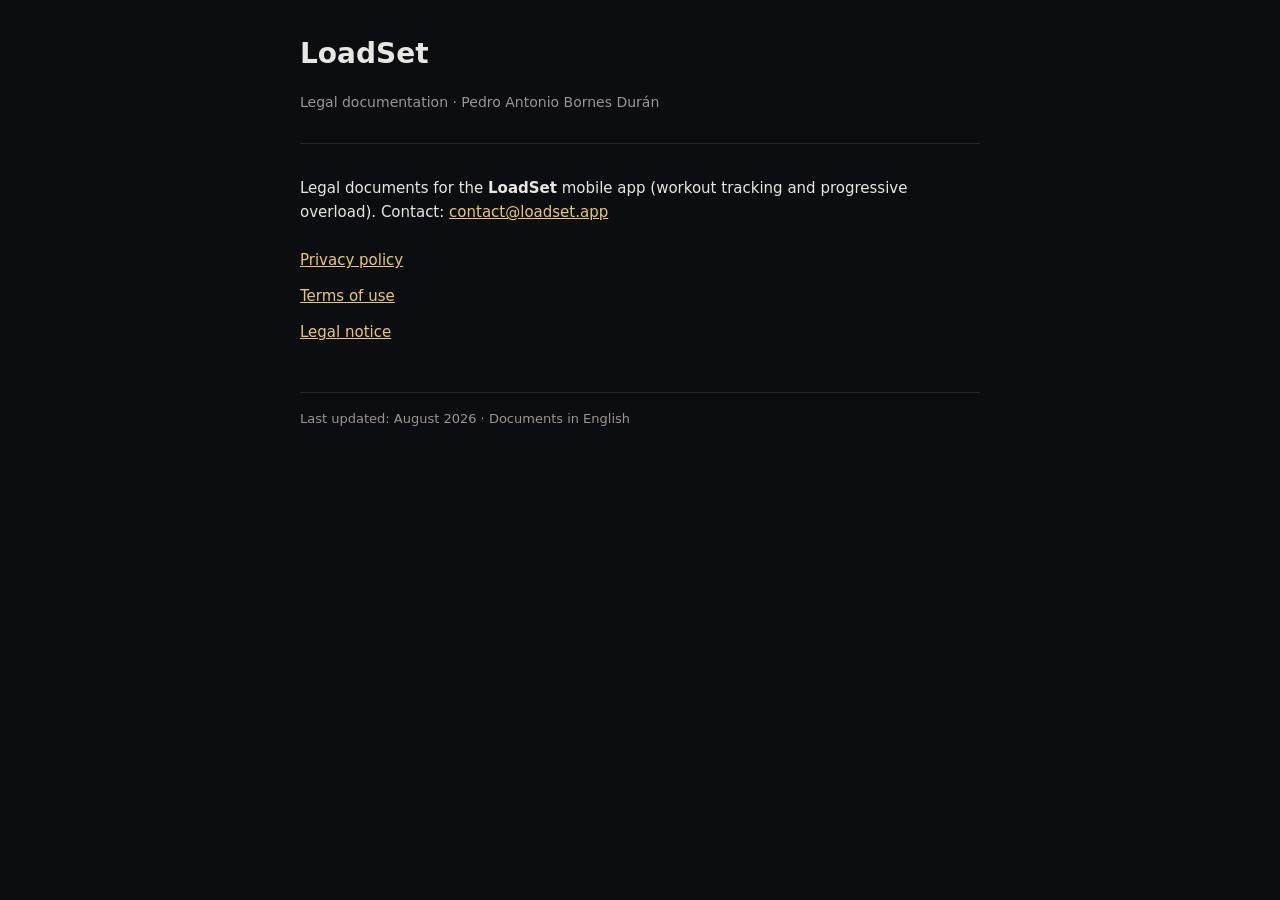
<file: index.html>
<!DOCTYPE html>
<html lang="en">
  <head>
    <meta charset="utf-8" />
    <meta name="viewport" content="width=device-width, initial-scale=1" />
    <title>LoadSet — Legal</title>
    <link rel="stylesheet" href="styles.css" />
  </head>
  <body>
    <div class="wrap">
      <header>
        <h1>LoadSet</h1>
        <p class="meta">Legal documentation · Pedro Antonio Bornes Durán</p>
      </header>

      <p>
        Legal documents for the <strong>LoadSet</strong> mobile app (workout tracking and progressive
        overload). Contact:
        <a href="mailto:contact@loadset.app">contact@loadset.app</a>
      </p>

      <ul class="doc-list">
        <li><a href="privacy.html">Privacy policy</a></li>
        <li><a href="terms.html">Terms of use</a></li>
        <li><a href="legal.html">Legal notice</a></li>
      </ul>

      <footer>Last updated: August 2026 · Documents in English</footer>
    </div>
  </body>
</html>
</file>
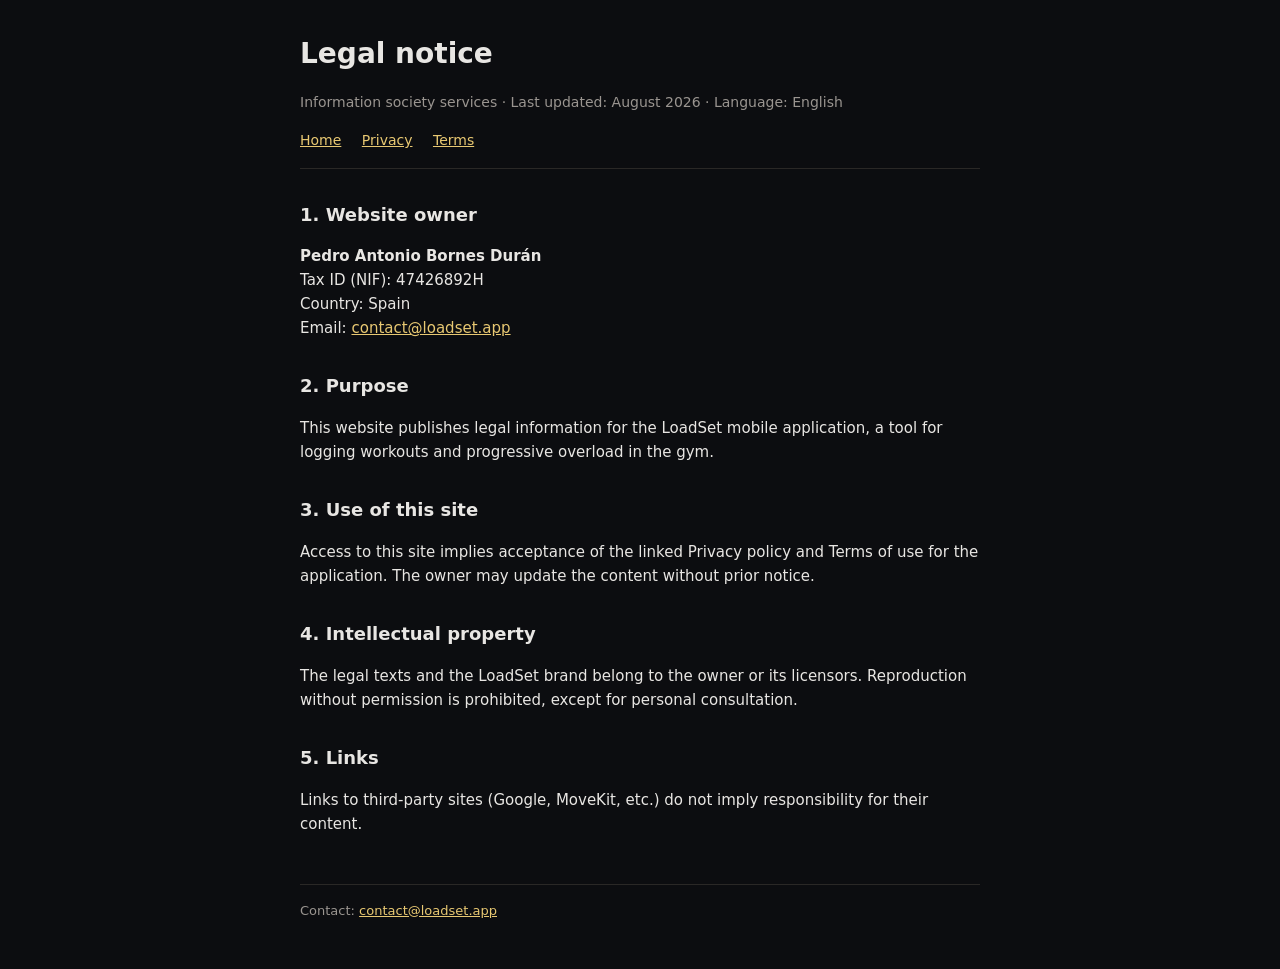
<file: legal.html>
<!DOCTYPE html>
<html lang="en">
  <head>
    <meta charset="utf-8" />
    <meta name="viewport" content="width=device-width, initial-scale=1" />
    <title>Legal notice — LoadSet</title>
    <link rel="stylesheet" href="styles.css" />
  </head>
  <body>
    <div class="wrap">
      <header>
        <h1>Legal notice</h1>
        <p class="meta">Information society services · Last updated: August 2026 · Language: English</p>
        <nav class="links">
          <a href="index.html">Home</a>
          <a href="privacy.html">Privacy</a>
          <a href="terms.html">Terms</a>
        </nav>
      </header>

      <h2>1. Website owner</h2>
      <p>
        <strong>Pedro Antonio Bornes Durán</strong><br />
        Tax ID (NIF): 47426892H<br />
        Country: Spain<br />
        Email: <a href="mailto:contact@loadset.app">contact@loadset.app</a>
      </p>

      <h2>2. Purpose</h2>
      <p>
        This website publishes legal information for the LoadSet mobile application, a tool for
        logging workouts and progressive overload in the gym.
      </p>

      <h2>3. Use of this site</h2>
      <p>
        Access to this site implies acceptance of the linked Privacy policy and Terms of use for
        the application. The owner may update the content without prior notice.
      </p>

      <h2>4. Intellectual property</h2>
      <p>
        The legal texts and the LoadSet brand belong to the owner or its licensors. Reproduction
        without permission is prohibited, except for personal consultation.
      </p>

      <h2>5. Links</h2>
      <p>
        Links to third-party sites (Google, MoveKit, etc.) do not imply responsibility for their
        content.
      </p>

      <footer>
        Contact: <a href="mailto:contact@loadset.app">contact@loadset.app</a>
      </footer>
    </div>
  </body>
</html>
</file>
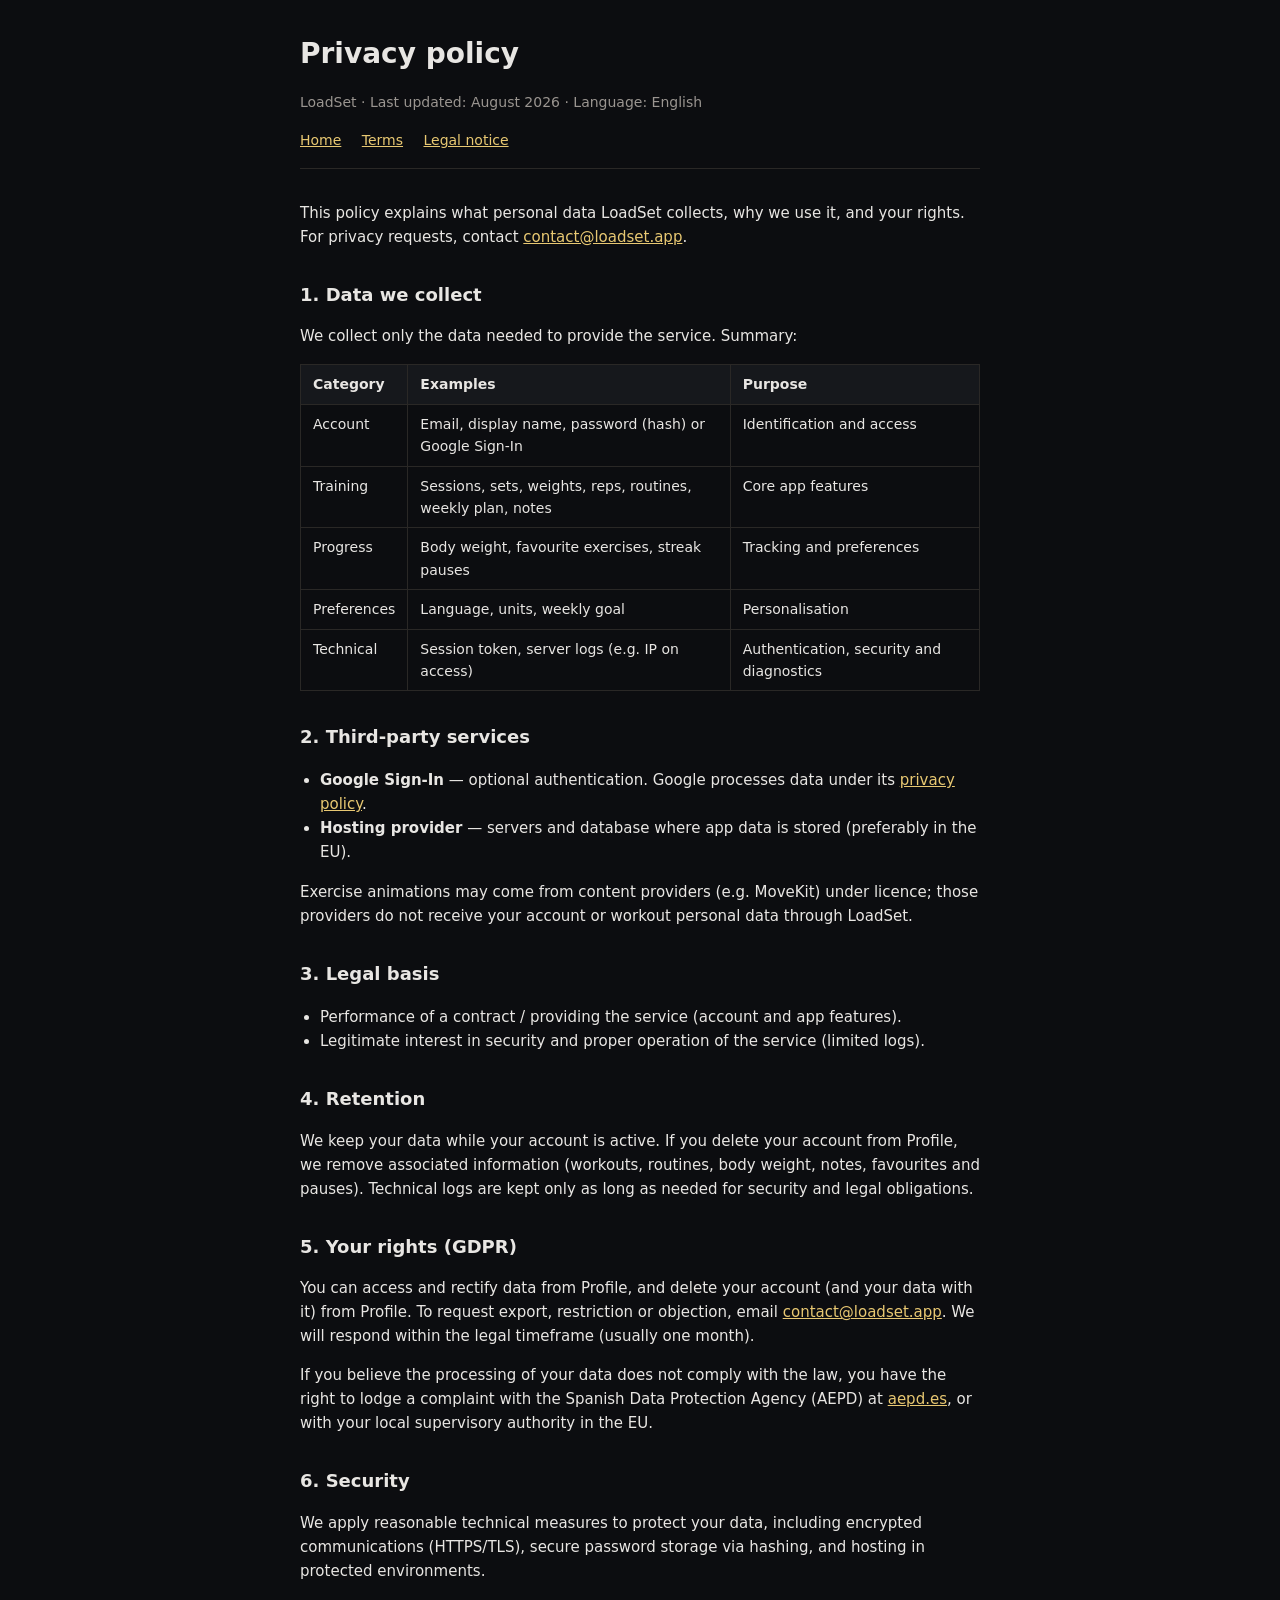
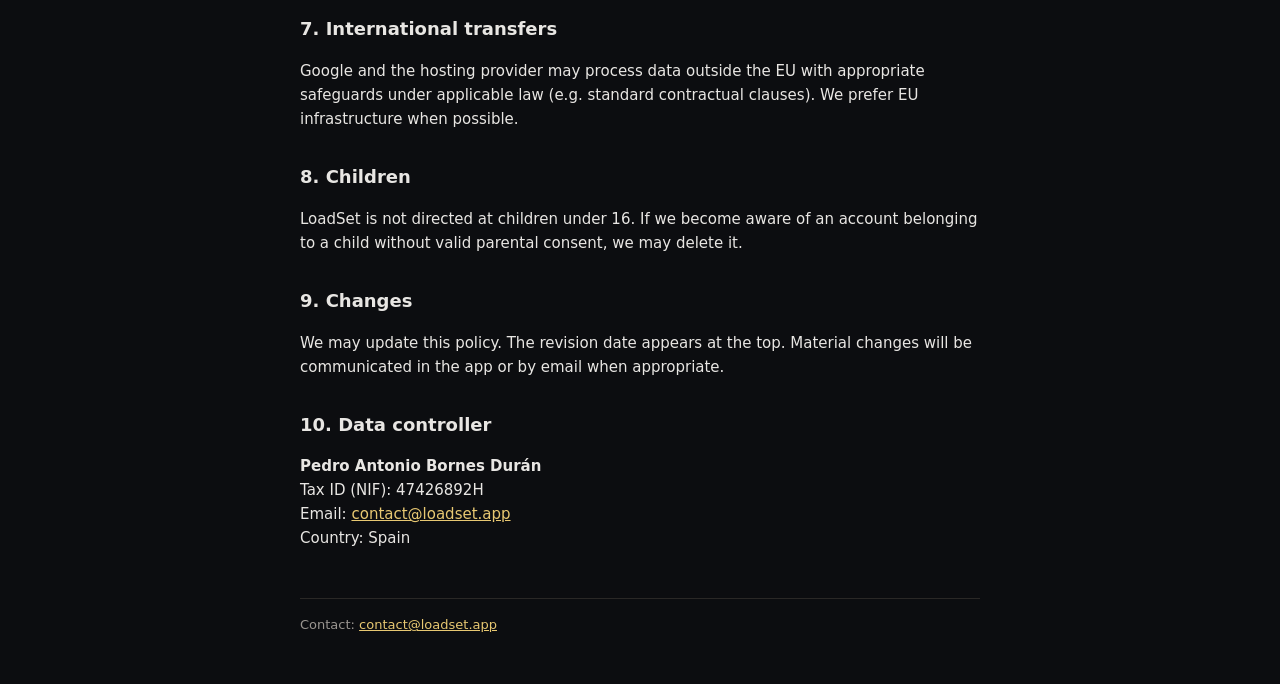
<file: privacy.html>
<!DOCTYPE html>
<html lang="en">
  <head>
    <meta charset="utf-8" />
    <meta name="viewport" content="width=device-width, initial-scale=1" />
    <title>Privacy policy — LoadSet</title>
    <link rel="stylesheet" href="styles.css" />
  </head>
  <body>
    <div class="wrap">
      <header>
        <h1>Privacy policy</h1>
        <p class="meta">LoadSet · Last updated: August 2026 · Language: English</p>
        <nav class="links">
          <a href="index.html">Home</a>
          <a href="terms.html">Terms</a>
          <a href="legal.html">Legal notice</a>
        </nav>
      </header>

      <p>
        This policy explains what personal data LoadSet collects, why we use it, and your rights.
        For privacy requests, contact
        <a href="mailto:contact@loadset.app">contact@loadset.app</a>.
      </p>

      <h2>1. Data we collect</h2>
      <p>We collect only the data needed to provide the service. Summary:</p>
      <div class="table-wrap">
        <table>
          <thead>
            <tr>
              <th>Category</th>
              <th>Examples</th>
              <th>Purpose</th>
            </tr>
          </thead>
          <tbody>
            <tr>
              <td>Account</td>
              <td>Email, display name, password (hash) or Google Sign-In</td>
              <td>Identification and access</td>
            </tr>
            <tr>
              <td>Training</td>
              <td>Sessions, sets, weights, reps, routines, weekly plan, notes</td>
              <td>Core app features</td>
            </tr>
            <tr>
              <td>Progress</td>
              <td>Body weight, favourite exercises, streak pauses</td>
              <td>Tracking and preferences</td>
            </tr>
            <tr>
              <td>Preferences</td>
              <td>Language, units, weekly goal</td>
              <td>Personalisation</td>
            </tr>
            <tr>
              <td>Technical</td>
              <td>Session token, server logs (e.g. IP on access)</td>
              <td>Authentication, security and diagnostics</td>
            </tr>
          </tbody>
        </table>
      </div>

      <h2>2. Third-party services</h2>
      <ul>
        <li>
          <strong>Google Sign-In</strong> — optional authentication. Google processes data under its
          <a href="https://policies.google.com/privacy">privacy policy</a>.
        </li>
        <li>
          <strong>Hosting provider</strong> — servers and database where app data is stored
          (preferably in the EU).
        </li>
      </ul>
      <p>
        Exercise animations may come from content providers (e.g. MoveKit) under licence; those
        providers do not receive your account or workout personal data through LoadSet.
      </p>

      <h2>3. Legal basis</h2>
      <ul>
        <li>Performance of a contract / providing the service (account and app features).</li>
        <li>Legitimate interest in security and proper operation of the service (limited logs).</li>
      </ul>

      <h2>4. Retention</h2>
      <p>
        We keep your data while your account is active. If you delete your account from Profile, we
        remove associated information (workouts, routines, body weight, notes, favourites and
        pauses). Technical logs are kept only as long as needed for security and legal obligations.
      </p>

      <h2>5. Your rights (GDPR)</h2>
      <p>
        You can access and rectify data from Profile, and delete your account (and your data with
        it) from Profile. To request export, restriction or objection, email
        <a href="mailto:contact@loadset.app">contact@loadset.app</a>. We will respond within the
        legal timeframe (usually one month).
      </p>
      <p>
        If you believe the processing of your data does not comply with the law, you have the right
        to lodge a complaint with the Spanish Data Protection Agency (AEPD) at
        <a href="https://www.aepd.es">aepd.es</a>, or with your local supervisory authority in the
        EU.
      </p>

      <h2>6. Security</h2>
      <p>
        We apply reasonable technical measures to protect your data, including encrypted
        communications (HTTPS/TLS), secure password storage via hashing, and hosting in protected
        environments.
      </p>

      <h2>7. International transfers</h2>
      <p>
        Google and the hosting provider may process data outside the EU with appropriate safeguards
        under applicable law (e.g. standard contractual clauses). We prefer EU infrastructure when
        possible.
      </p>

      <h2>8. Children</h2>
      <p>
        LoadSet is not directed at children under 16. If we become aware of an account belonging to
        a child without valid parental consent, we may delete it.
      </p>

      <h2>9. Changes</h2>
      <p>
        We may update this policy. The revision date appears at the top. Material changes will be
        communicated in the app or by email when appropriate.
      </p>

      <h2>10. Data controller</h2>
      <p>
        <strong>Pedro Antonio Bornes Durán</strong><br />
        Tax ID (NIF): 47426892H<br />
        Email: <a href="mailto:contact@loadset.app">contact@loadset.app</a><br />
        Country: Spain
      </p>

      <footer>
        Contact: <a href="mailto:contact@loadset.app">contact@loadset.app</a>
      </footer>
    </div>
  </body>
</html>
</file>
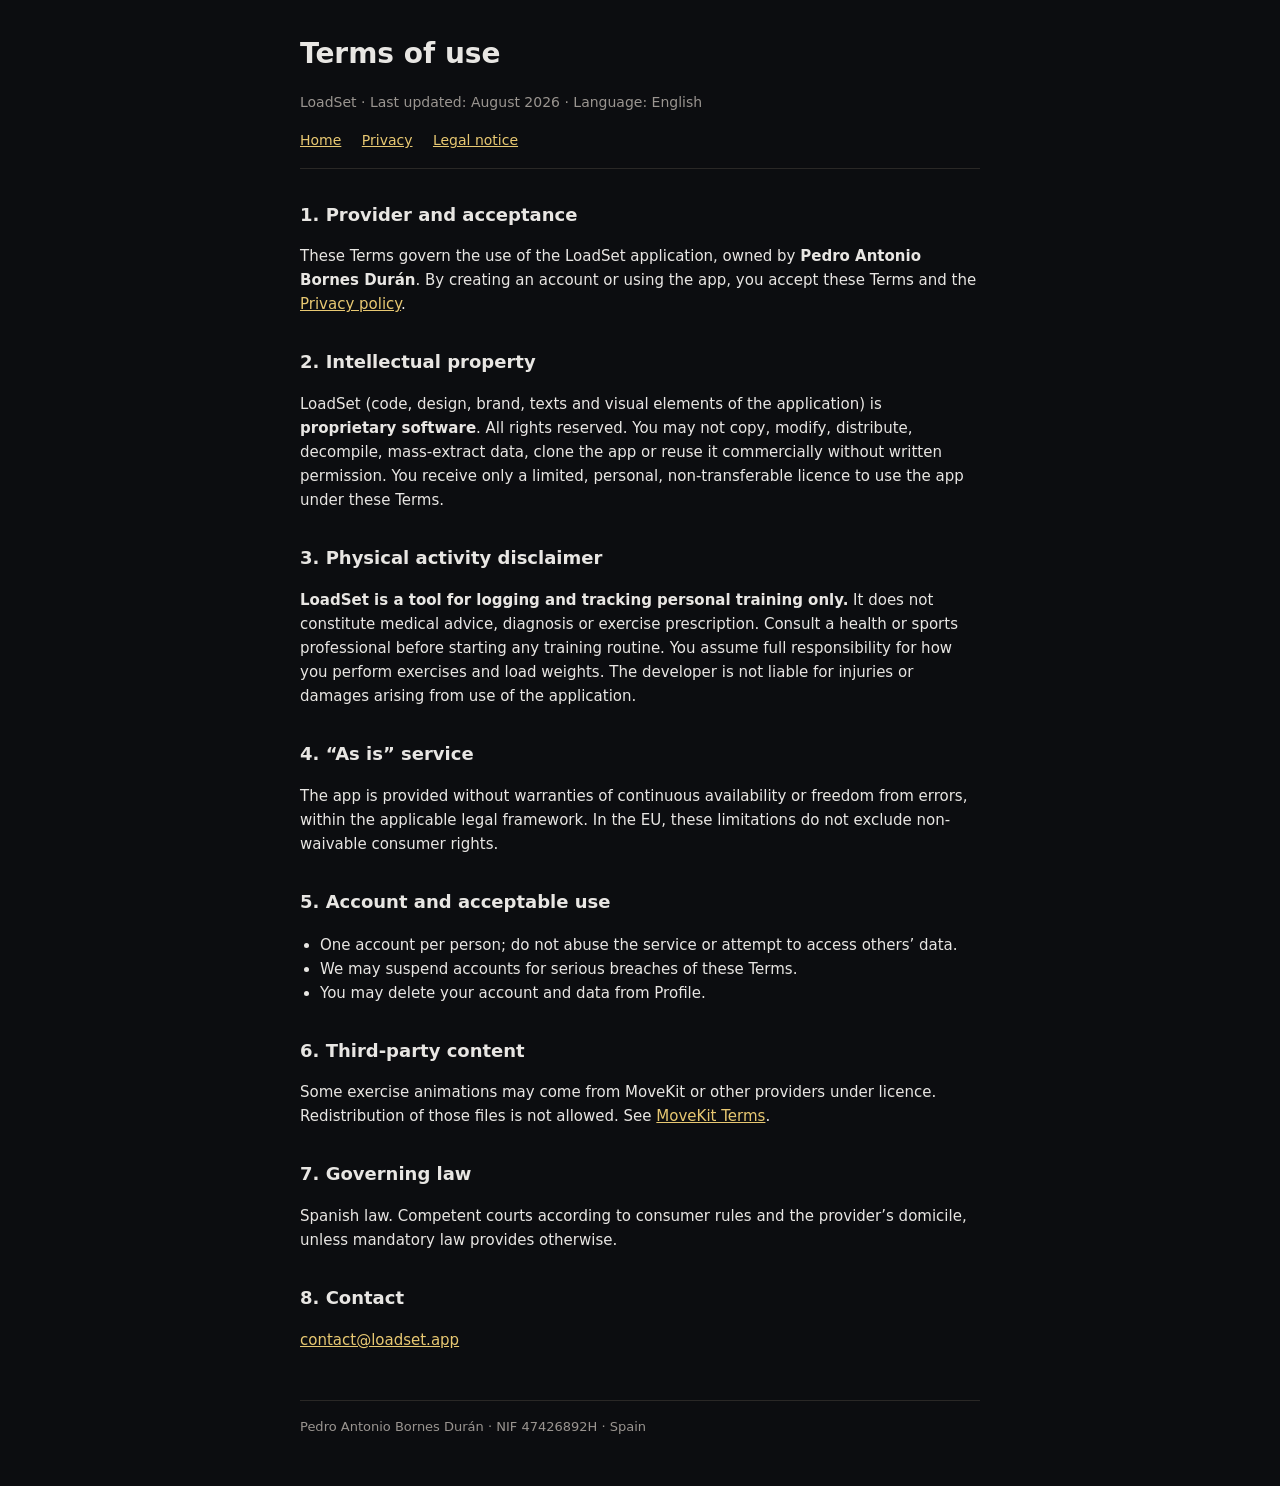
<file: terms.html>
<!DOCTYPE html>
<html lang="en">
  <head>
    <meta charset="utf-8" />
    <meta name="viewport" content="width=device-width, initial-scale=1" />
    <title>Terms of use — LoadSet</title>
    <link rel="stylesheet" href="styles.css" />
  </head>
  <body>
    <div class="wrap">
      <header>
        <h1>Terms of use</h1>
        <p class="meta">LoadSet · Last updated: August 2026 · Language: English</p>
        <nav class="links">
          <a href="index.html">Home</a>
          <a href="privacy.html">Privacy</a>
          <a href="legal.html">Legal notice</a>
        </nav>
      </header>

      <h2>1. Provider and acceptance</h2>
      <p>
        These Terms govern the use of the LoadSet application, owned by
        <strong>Pedro Antonio Bornes Durán</strong>. By creating an account or using the app, you
        accept these Terms and the <a href="privacy.html">Privacy policy</a>.
      </p>

      <h2>2. Intellectual property</h2>
      <p>
        LoadSet (code, design, brand, texts and visual elements of the application) is
        <strong>proprietary software</strong>. All rights reserved. You may not copy, modify,
        distribute, decompile, mass-extract data, clone the app or reuse it commercially without
        written permission. You receive only a limited, personal, non-transferable licence to use
        the app under these Terms.
      </p>

      <h2>3. Physical activity disclaimer</h2>
      <p>
        <strong>LoadSet is a tool for logging and tracking personal training only.</strong>
        It does not constitute medical advice, diagnosis or exercise prescription. Consult a health
        or sports professional before starting any training routine. You assume full responsibility
        for how you perform exercises and load weights. The developer is not liable for injuries or
        damages arising from use of the application.
      </p>

      <h2>4. “As is” service</h2>
      <p>
        The app is provided without warranties of continuous availability or freedom from errors,
        within the applicable legal framework. In the EU, these limitations do not exclude
        non-waivable consumer rights.
      </p>

      <h2>5. Account and acceptable use</h2>
      <ul>
        <li>One account per person; do not abuse the service or attempt to access others’ data.</li>
        <li>We may suspend accounts for serious breaches of these Terms.</li>
        <li>You may delete your account and data from Profile.</li>
      </ul>

      <h2>6. Third-party content</h2>
      <p>
        Some exercise animations may come from MoveKit or other providers under licence.
        Redistribution of those files is not allowed. See
        <a href="https://movekit.com/terms">MoveKit Terms</a>.
      </p>

      <h2>7. Governing law</h2>
      <p>
        Spanish law. Competent courts according to consumer rules and the provider’s domicile,
        unless mandatory law provides otherwise.
      </p>

      <h2>8. Contact</h2>
      <p>
        <a href="mailto:contact@loadset.app">contact@loadset.app</a>
      </p>

      <footer>Pedro Antonio Bornes Durán · NIF 47426892H · Spain</footer>
    </div>
  </body>
</html>
</file>
<file: styles.css>
/* LoadSet legal pages — minimal, legible, sin dependencias */
:root {
  --bg: #0c0d10;
  --text: #e8e6e3;
  --muted: #9a9590;
  --accent: #e8c872;
  --border: #2a2826;
}

* {
  box-sizing: border-box;
}

body {
  margin: 0;
  font-family: system-ui, -apple-system, 'Segoe UI', Roboto, sans-serif;
  line-height: 1.6;
  color: var(--text);
  background: var(--bg);
}

a {
  color: var(--accent);
}

.wrap {
  max-width: 720px;
  margin: 0 auto;
  padding: 2rem 1.25rem 3rem;
}

header {
  margin-bottom: 2rem;
  padding-bottom: 1rem;
  border-bottom: 1px solid var(--border);
}

h1 {
  font-size: 1.75rem;
  margin: 0 0 0.5rem;
}

.meta {
  color: var(--muted);
  font-size: 0.875rem;
}

nav.links {
  margin-top: 1rem;
  font-size: 0.875rem;
}

nav.links a {
  margin-right: 1rem;
}

h2 {
  font-size: 1.125rem;
  margin: 2rem 0 0.75rem;
}

p,
li {
  font-size: 0.9375rem;
}

ul {
  padding-left: 1.25rem;
}

table {
  width: 100%;
  border-collapse: collapse;
  font-size: 0.875rem;
  margin: 1rem 0;
  min-width: 28rem;
}

.table-wrap {
  overflow-x: auto;
  -webkit-overflow-scrolling: touch;
  margin: 1rem 0;
}

.table-wrap table {
  margin: 0;
}

th,
td {
  border: 1px solid var(--border);
  padding: 0.5rem 0.75rem;
  text-align: left;
  vertical-align: top;
}

th {
  background: #16181c;
}

footer {
  margin-top: 3rem;
  padding-top: 1rem;
  border-top: 1px solid var(--border);
  font-size: 0.8125rem;
  color: var(--muted);
}

.doc-list {
  list-style: none;
  padding: 0;
  margin: 1.5rem 0;
}

.doc-list li {
  margin: 0.75rem 0;
}

.doc-list a {
  font-weight: 500;
}
</file>
